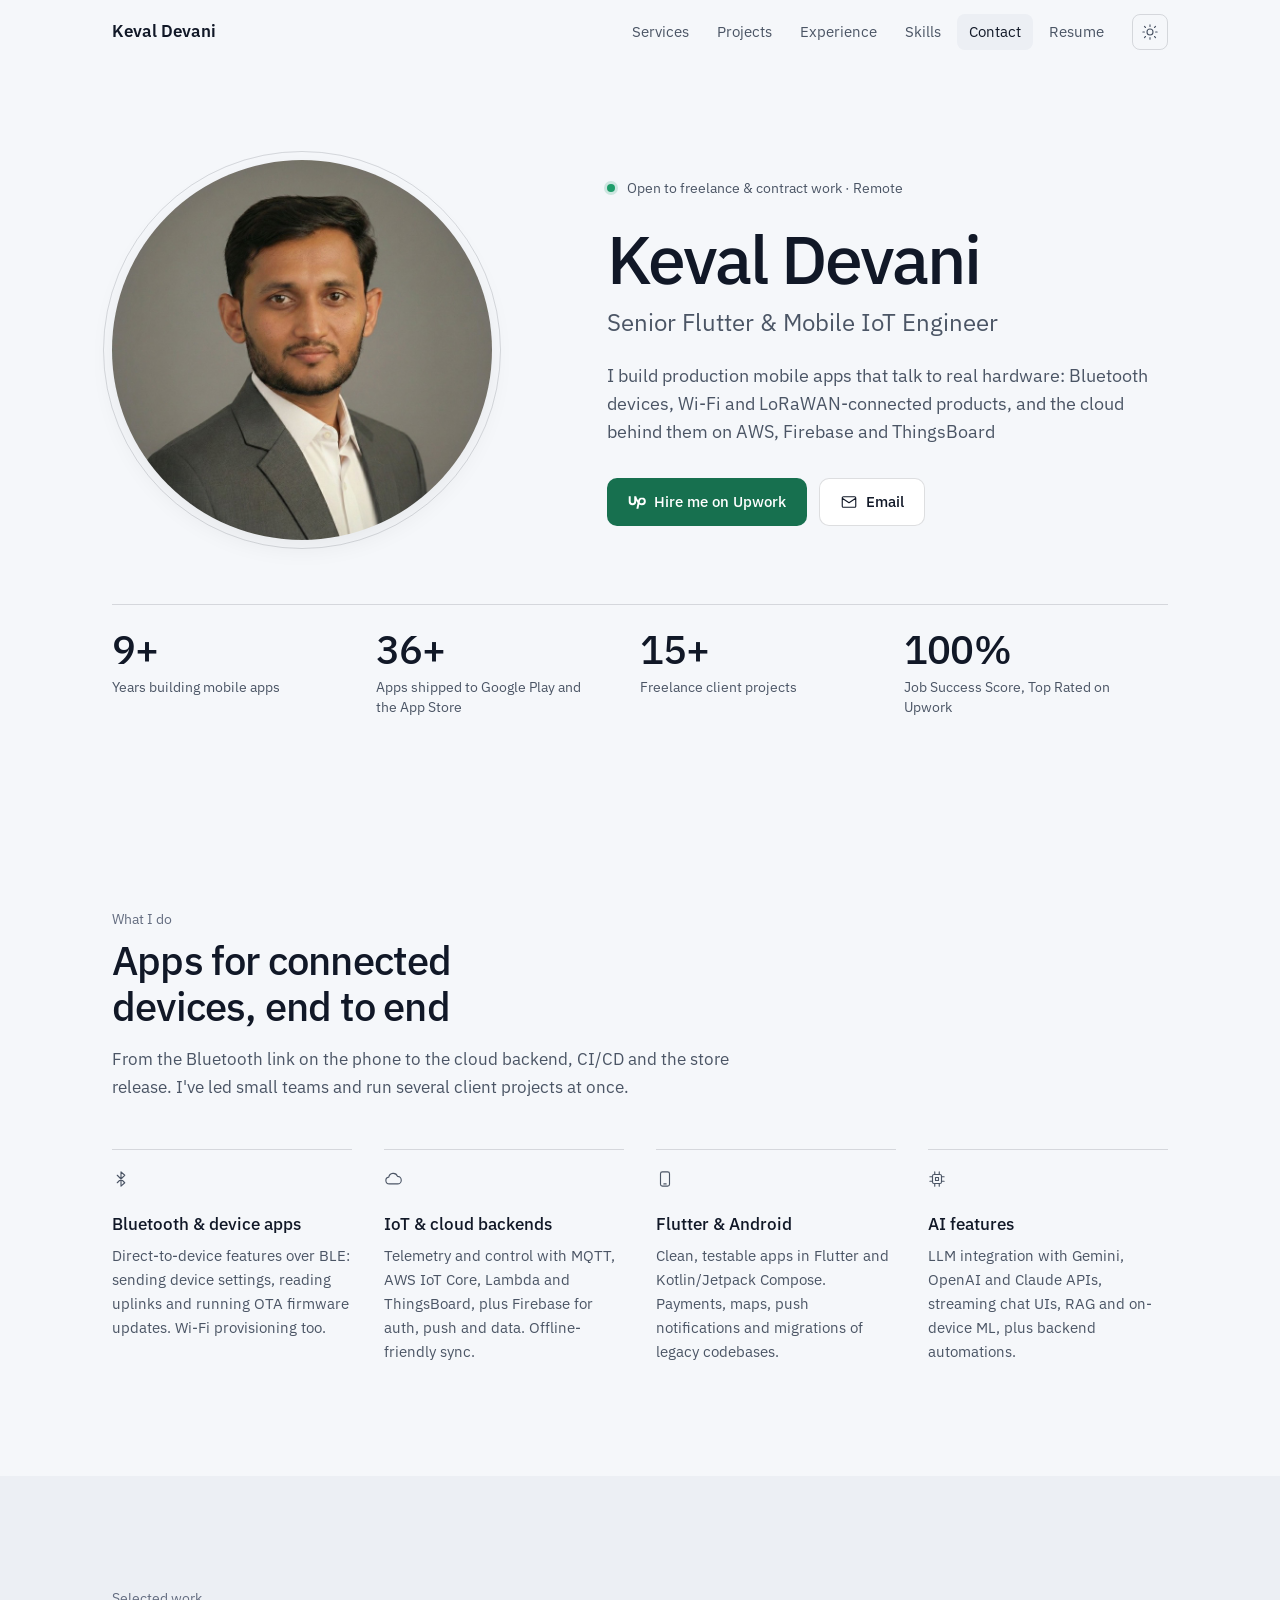
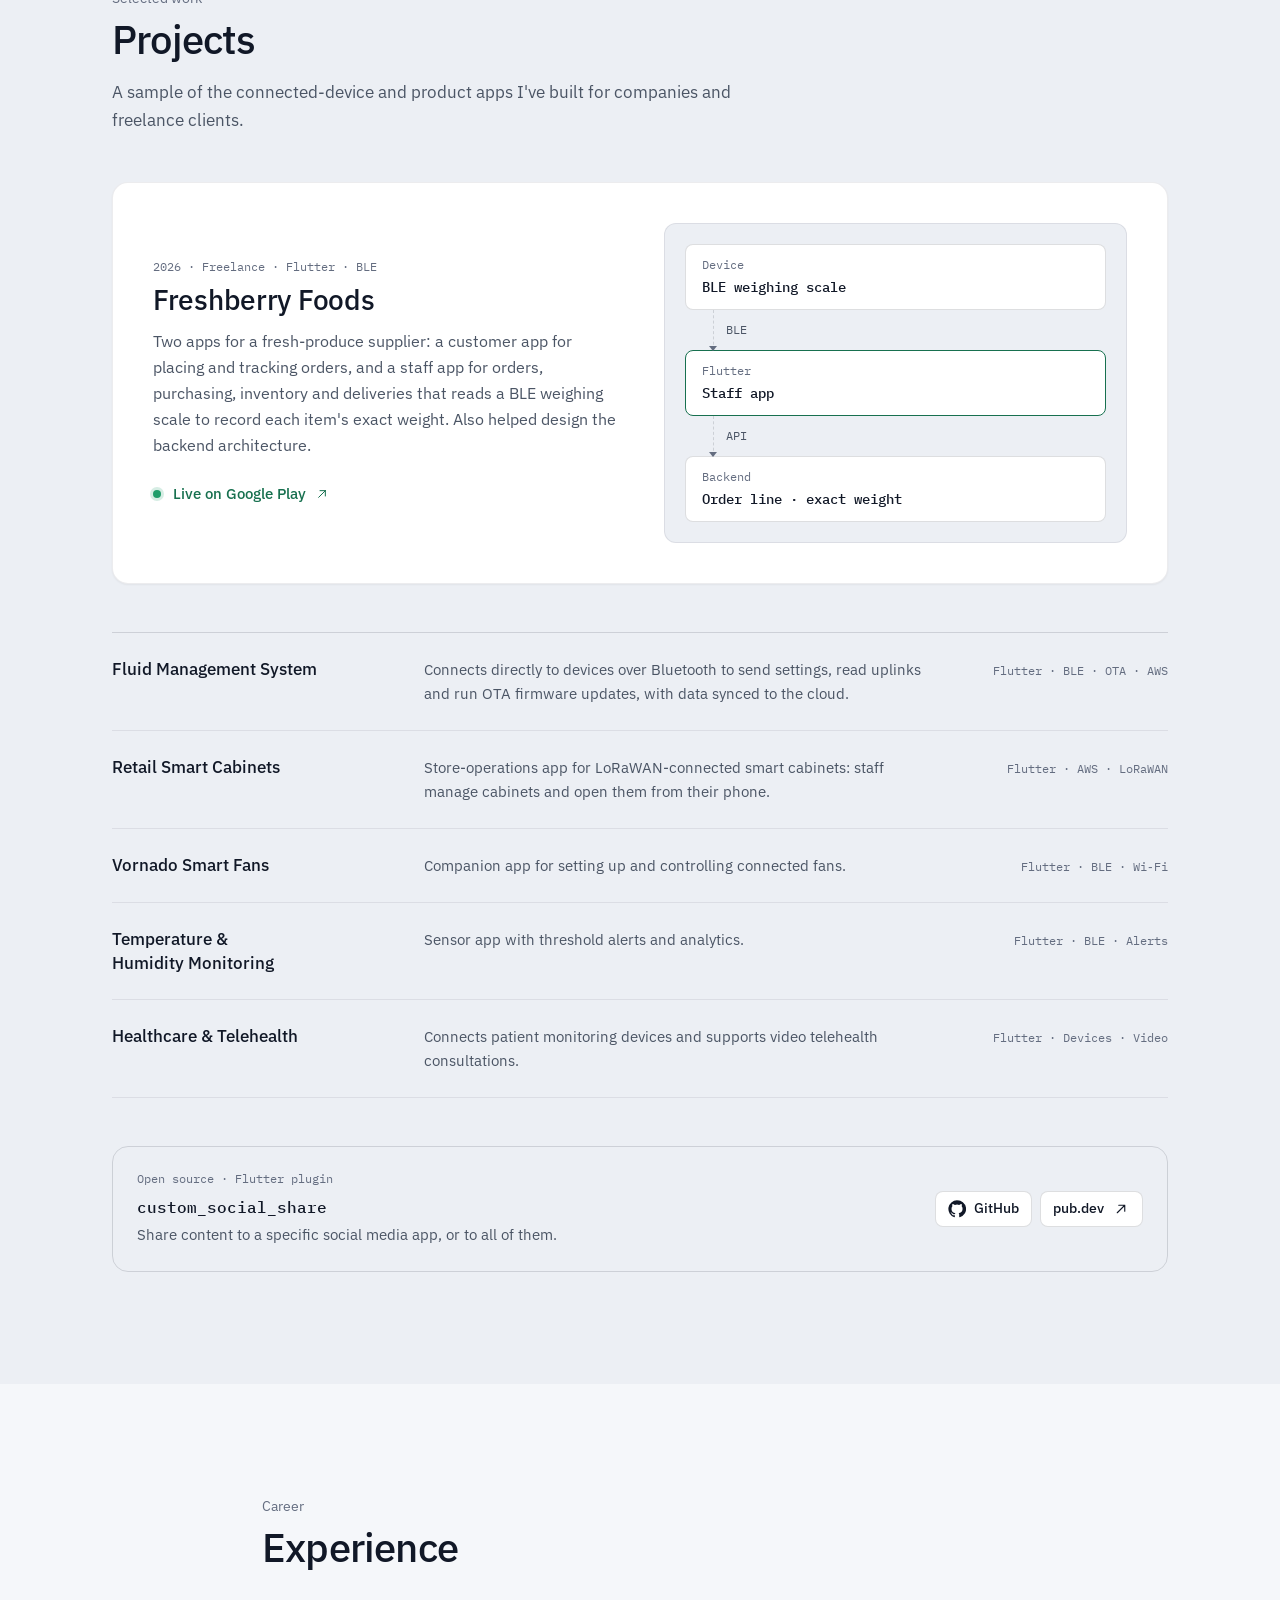
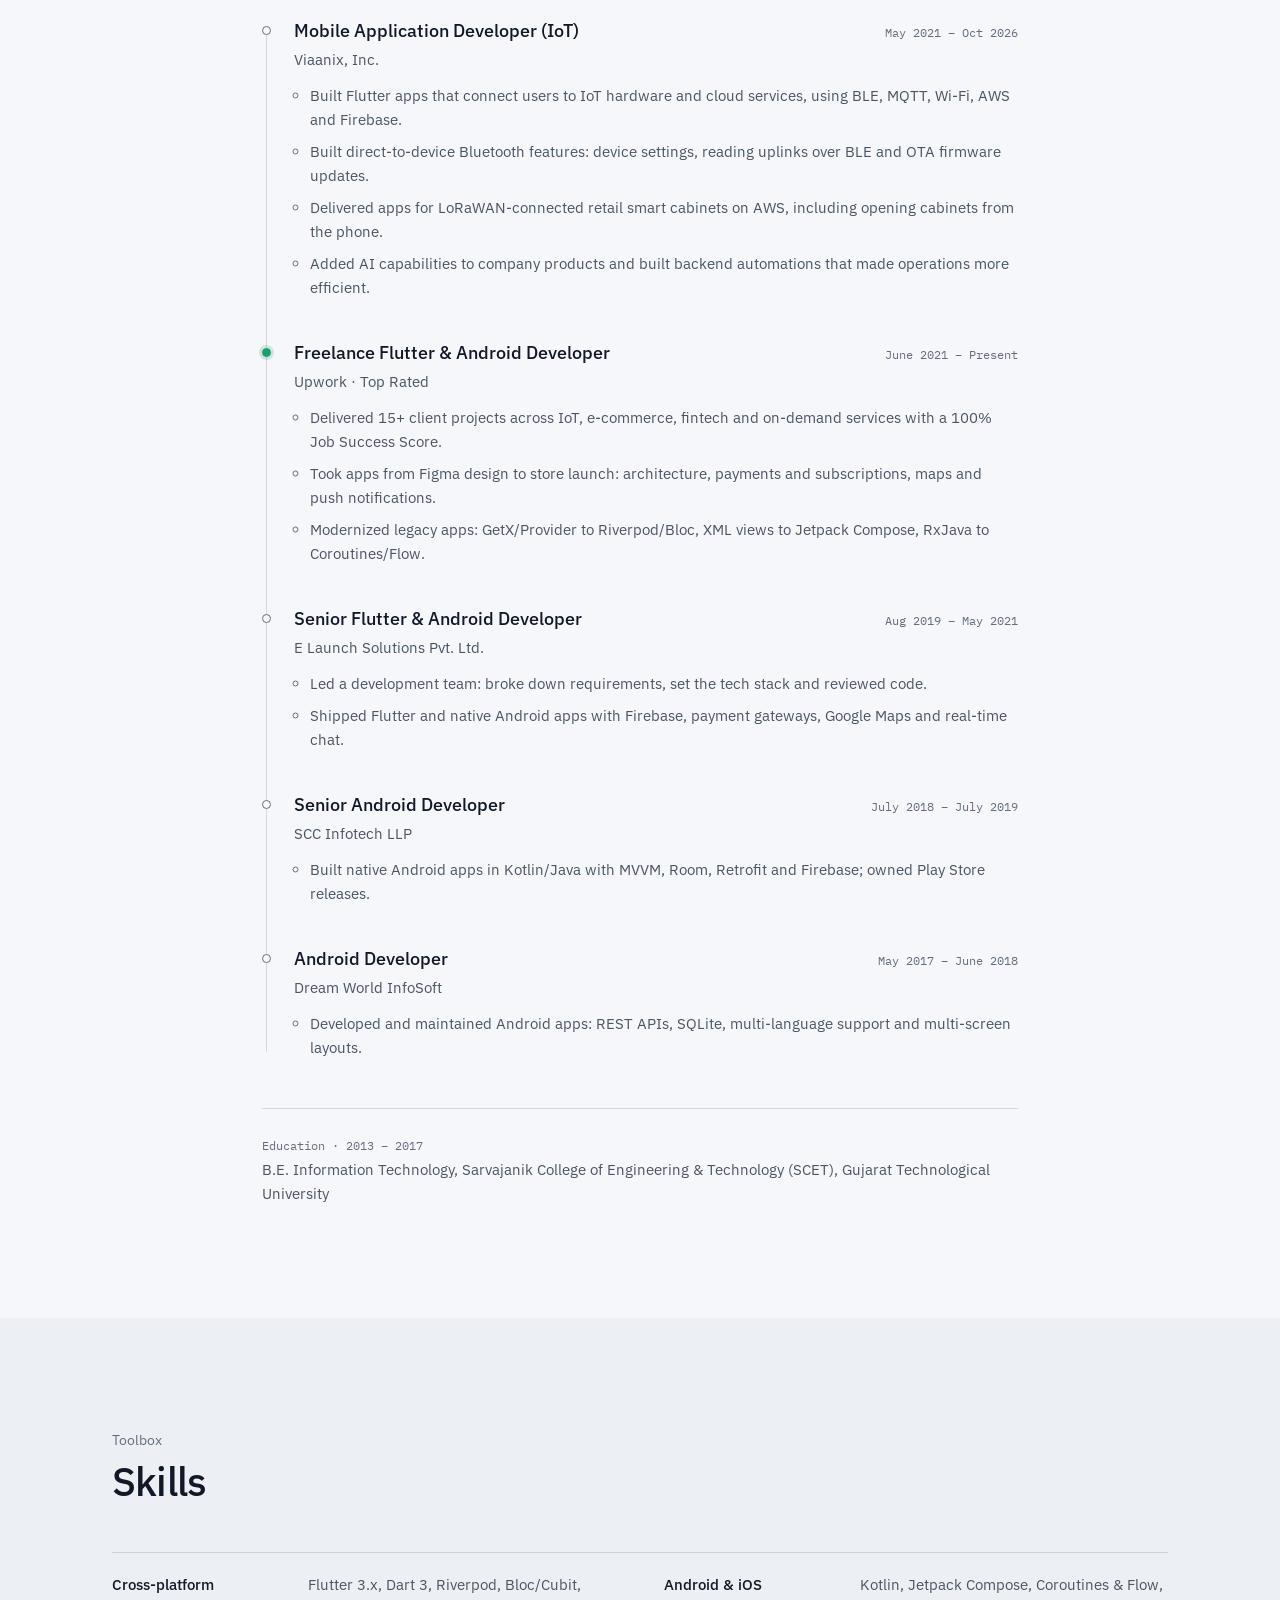
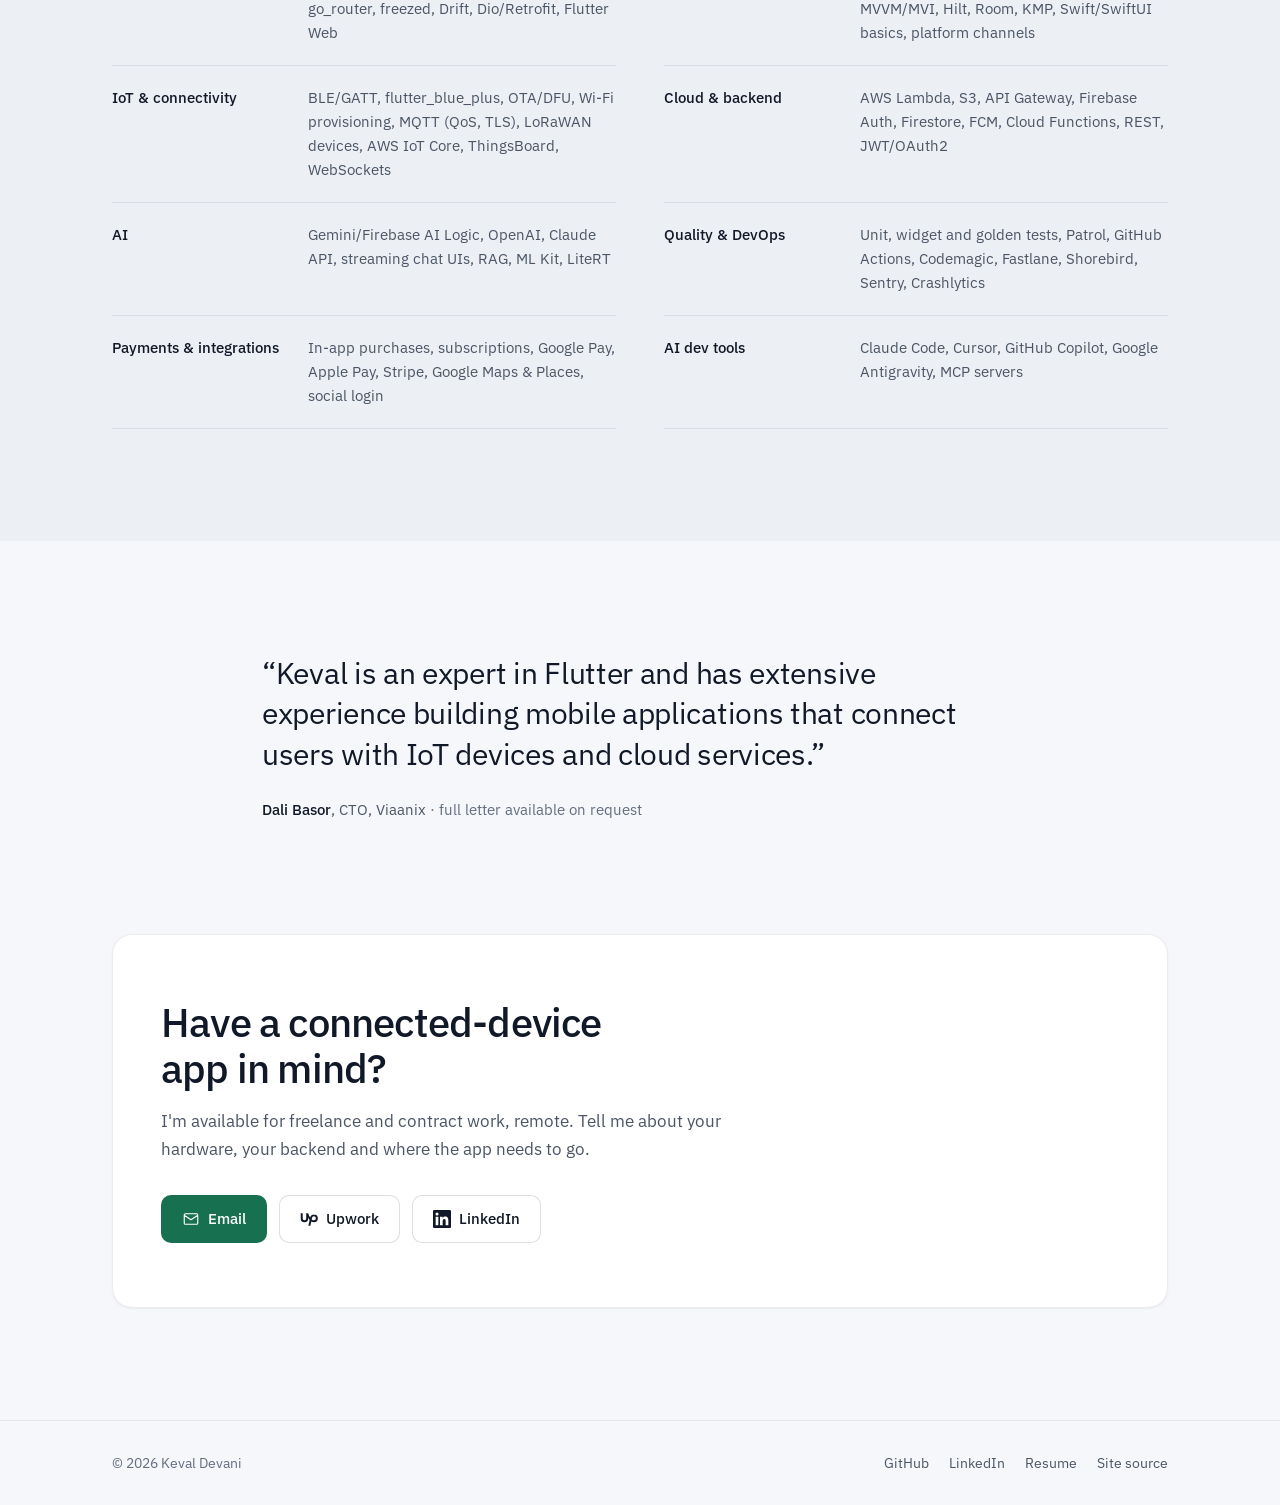
<file: index.html>
<!doctype html>
<html lang="en">
<head>
  <meta charset="utf-8">
  <meta name="viewport" content="width=device-width, initial-scale=1">
  <title>Keval Devani · Senior Flutter & Mobile IoT Engineer</title>
  <meta name="description" content="Keval Devani builds production Flutter and Android apps for connected devices: BLE, Wi-Fi and LoRaWAN hardware, with AWS, Firebase and ThingsBoard backends. 9+ years, 36+ apps shipped. Open to freelance and contract work.">
  <meta name="author" content="Keval Devani">
  <link rel="canonical" href="https://keval-devani.github.io/">
  <meta name="theme-color" content="#f5f7fa" media="(prefers-color-scheme: light)">
  <meta name="theme-color" content="#0b0d14" media="(prefers-color-scheme: dark)">

  <!-- Social previews -->
  <meta property="og:type" content="profile">
  <meta property="og:url" content="https://keval-devani.github.io/">
  <meta property="og:title" content="Keval Devani · Senior Flutter & Mobile IoT Engineer">
  <meta property="og:description" content="Flutter apps for real-world hardware: BLE, OTA updates, MQTT, AWS IoT and ThingsBoard. 9+ years, 36+ apps shipped.">
  <meta property="og:image" content="https://keval-devani.github.io/assets/img/og-image.png">
  <meta property="og:image:width" content="1200">
  <meta property="og:image:height" content="630">
  <meta property="profile:first_name" content="Keval">
  <meta property="profile:last_name" content="Devani">
  <meta name="twitter:card" content="summary_large_image">
  <meta name="twitter:title" content="Keval Devani · Senior Flutter & Mobile IoT Engineer">
  <meta name="twitter:description" content="Flutter apps for real-world hardware: BLE, OTA updates, MQTT, AWS IoT and ThingsBoard.">
  <meta name="twitter:image" content="https://keval-devani.github.io/assets/img/og-image.png">

  <link rel="icon" href="assets/img/favicon.svg" type="image/svg+xml">
  <link rel="apple-touch-icon" href="assets/img/apple-touch-icon.png">

  <link rel="preconnect" href="https://fonts.googleapis.com">
  <link rel="preconnect" href="https://fonts.gstatic.com" crossorigin>
  <link rel="stylesheet" href="https://fonts.googleapis.com/css2?family=IBM+Plex+Mono:wght@400;500&family=IBM+Plex+Sans:wght@400;500;600&display=swap">
  <link rel="stylesheet" href="assets/css/style.css">

  <!-- Apply saved theme before paint to avoid a flash -->
  <script>
    (function () {
      try {
        var t = localStorage.getItem('theme');
        if (t === 'light' || t === 'dark') document.documentElement.setAttribute('data-theme', t);
      } catch (e) {}
    })();
  </script>

  <script type="application/ld+json">
  {
    "@context": "https://schema.org",
    "@type": "Person",
    "name": "Keval Devani",
    "url": "https://keval-devani.github.io/",
    "image": "https://keval-devani.github.io/assets/img/avatar.jpg",
    "jobTitle": "Senior Flutter & Mobile IoT Engineer",
    "email": "mailto:kevaldevani101@gmail.com",
    "address": { "@type": "PostalAddress", "addressCountry": "IN" },
    "alumniOf": {
      "@type": "CollegeOrUniversity",
      "name": "Sarvajanik College of Engineering & Technology (SCET), Gujarat Technological University"
    },
    "knowsAbout": ["Flutter", "Dart", "Android", "Kotlin", "Bluetooth Low Energy", "OTA firmware updates", "MQTT", "AWS IoT Core", "ThingsBoard", "Firebase", "LoRaWAN", "LLM integration"],
    "sameAs": [
      "https://github.com/keval-devani",
      "https://www.linkedin.com/in/keval-devani",
      "https://www.upwork.com/freelancers/~01cc1b3bab838f6fc2"
    ]
  }
  </script>
  <script src="assets/js/main.js" defer></script>
</head>
<body>
  <a class="skip-link" href="#main">Skip to content</a>

  <!-- Icons: one line set, 1.5 stroke; brand marks are filled -->
  <svg width="0" height="0" style="position:absolute" aria-hidden="true">
    <symbol id="i-github" viewBox="0 0 24 24"><path fill="currentColor" d="M12 .5a11.5 11.5 0 0 0-3.64 22.41c.58.1.79-.25.79-.56v-2c-3.2.7-3.88-1.37-3.88-1.37-.52-1.33-1.28-1.69-1.28-1.69-1.05-.71.08-.7.08-.7 1.16.08 1.77 1.19 1.77 1.19 1.03 1.77 2.7 1.26 3.36.96.1-.75.4-1.26.73-1.55-2.55-.29-5.24-1.28-5.24-5.68 0-1.26.45-2.28 1.19-3.09-.12-.29-.52-1.46.11-3.05 0 0 .97-.31 3.17 1.18a11 11 0 0 1 5.78 0c2.2-1.49 3.17-1.18 3.17-1.18.63 1.59.23 2.76.11 3.05.74.81 1.19 1.83 1.19 3.09 0 4.41-2.69 5.38-5.26 5.67.41.36.78 1.06.78 2.14v3.17c0 .31.21.67.8.56A11.5 11.5 0 0 0 12 .5Z"/></symbol>
    <symbol id="i-linkedin" viewBox="0 0 24 24"><path fill="currentColor" d="M20.45 20.45h-3.56v-5.57c0-1.33-.02-3.04-1.85-3.04-1.85 0-2.14 1.45-2.14 2.94v5.67H9.35V9h3.41v1.56h.05c.48-.9 1.64-1.85 3.37-1.85 3.6 0 4.27 2.37 4.27 5.46v6.28ZM5.34 7.43a2.06 2.06 0 1 1 0-4.13 2.06 2.06 0 0 1 0 4.13ZM7.12 20.45H3.56V9h3.56v11.45ZM22.22 0H1.77C.79 0 0 .77 0 1.73v20.54C0 23.23.79 24 1.77 24h20.45c.98 0 1.78-.77 1.78-1.73V1.73C24 .77 23.2 0 22.22 0Z"/></symbol>
    <symbol id="i-upwork" viewBox="0 0 24 24"><path fill="currentColor" d="M18.56 13.68c-1.06 0-2.05-.45-2.95-1.18l.22-1.03.01-.04c.2-1.1.82-2.94 2.72-2.94a2.6 2.6 0 0 1 2.6 2.6 2.6 2.6 0 0 1-2.6 2.59Zm0-7.82c-2.43 0-4.31 1.58-5.08 4.18-1.17-1.76-2.06-3.87-2.58-5.65H8.29v6.82a2.36 2.36 0 0 1-2.35 2.36 2.36 2.36 0 0 1-2.35-2.36V4.39H.98v6.82a4.98 4.98 0 0 0 4.96 5 4.97 4.97 0 0 0 4.96-5v-1.14c.52 1.08 1.15 2.17 1.92 3.13l-1.63 7.66h2.67l1.16-5.56c1.01.65 2.18 1.06 3.53 1.06a5.25 5.25 0 0 0 5.24-5.24 5.25 5.25 0 0 0-5.24-5.26Z"/></symbol>
    <symbol id="i-mail" viewBox="0 0 24 24"><path fill="none" stroke="currentColor" stroke-width="1.5" stroke-linecap="round" stroke-linejoin="round" d="M3 6.5A1.5 1.5 0 0 1 4.5 5h15A1.5 1.5 0 0 1 21 6.5v11a1.5 1.5 0 0 1-1.5 1.5h-15A1.5 1.5 0 0 1 3 17.5v-11Zm0 .5 9 6 9-6"/></symbol>
    <symbol id="i-arrow" viewBox="0 0 24 24"><path fill="none" stroke="currentColor" stroke-width="1.5" stroke-linecap="round" stroke-linejoin="round" d="M7 17 17 7m0 0H9m8 0v8"/></symbol>
    <symbol id="i-sun" viewBox="0 0 24 24"><g fill="none" stroke="currentColor" stroke-width="1.5" stroke-linecap="round"><circle cx="12" cy="12" r="4"/><path d="M12 2.5v2M12 19.5v2M4.6 4.6 6 6M18 18l1.4 1.4M2.5 12h2M19.5 12h2M4.6 19.4 6 18M18 6l1.4-1.4"/></g></symbol>
    <symbol id="i-moon" viewBox="0 0 24 24"><path fill="none" stroke="currentColor" stroke-width="1.5" stroke-linejoin="round" d="M20 14.5A8 8 0 0 1 9.5 4a8 8 0 1 0 10.5 10.5Z"/></symbol>
    <symbol id="i-bluetooth" viewBox="0 0 24 24"><path fill="none" stroke="currentColor" stroke-width="1.5" stroke-linecap="round" stroke-linejoin="round" d="m7 7 10 10-5 4.5V2.5L17 7 7 17"/></symbol>
    <symbol id="i-cloud" viewBox="0 0 24 24"><path fill="none" stroke="currentColor" stroke-width="1.5" stroke-linejoin="round" d="M7 18.5a4.5 4.5 0 0 1-.6-8.96A6 6 0 0 1 18 8.5a4.5 4.5 0 0 1 0 10H7Z"/></symbol>
    <symbol id="i-phone" viewBox="0 0 24 24"><g fill="none" stroke="currentColor" stroke-width="1.5" stroke-linecap="round"><rect x="6" y="2.5" width="12" height="19" rx="2.5"/><path d="M10.5 18.5h3"/></g></symbol>
    <symbol id="i-cpu" viewBox="0 0 24 24"><g fill="none" stroke="currentColor" stroke-width="1.5" stroke-linecap="round" stroke-linejoin="round"><rect x="6" y="6" width="12" height="12" rx="2"/><path d="M10 10h4v4h-4zM9 2.5V6M15 2.5V6M9 18v3.5M15 18v3.5M2.5 9H6M2.5 15H6M18 9h3.5M18 15h3.5"/></g></symbol>
  </svg>

  <header class="site-header">
    <div class="container header-inner">
      <a class="brand" href="#top">Keval Devani</a>
      <nav class="nav" id="site-nav" aria-label="Main">
        <a href="#services">Services</a>
        <a href="#projects">Projects</a>
        <a href="#experience">Experience</a>
        <a href="#skills">Skills</a>
        <a href="#contact">Contact</a>
        <a href="resume.html">Resume</a>
      </nav>
      <div class="header-actions">
        <button class="icon-btn theme-toggle" type="button" aria-label="Switch color theme">
          <svg class="icon icon-sun"><use href="#i-sun"/></svg>
          <svg class="icon icon-moon"><use href="#i-moon"/></svg>
        </button>
        <button class="icon-btn menu-toggle" type="button" aria-label="Open menu" aria-expanded="false" aria-controls="site-nav">
          <span class="bars" aria-hidden="true"></span>
        </button>
      </div>
    </div>
  </header>

  <main id="main">
    <!-- Hero -->
    <section class="hero" id="top">
      <div class="container hero-grid">
        <div class="hero-copy">
          <p class="status"><span class="led" aria-hidden="true"></span>Open to freelance &amp; contract work · Remote</p>
          <h1>Keval Devani</h1>
          <p class="role">Senior Flutter &amp; Mobile IoT Engineer</p>
          <p class="lead">I build production mobile apps that talk to real hardware: Bluetooth devices, Wi‑Fi and LoRaWAN‑connected products, and the cloud behind them on AWS, Firebase and ThingsBoard</p>
          <div class="cta-row">
            <a class="btn btn-primary" href="https://www.upwork.com/freelancers/~01cc1b3bab838f6fc2" target="_blank" rel="noopener">
              <svg class="icon"><use href="#i-upwork"/></svg>Hire me on Upwork
            </a>
            <a class="btn btn-secondary" href="mailto:kevaldevani101@gmail.com">
              <svg class="icon"><use href="#i-mail"/></svg>Email
            </a>
          </div>
        </div>
        <div class="hero-visual">
          <img class="portrait" src="assets/img/avatar.jpg" width="800" height="800" alt="Portrait of Keval Devani" fetchpriority="high">
        </div>
      </div>

      <div class="container">
        <dl class="stats">
          <div class="stat"><dt>Years building mobile apps</dt><dd>9+</dd></div>
          <div class="stat"><dt>Apps shipped to Google Play and the App Store</dt><dd>36+</dd></div>
          <div class="stat"><dt>Freelance client projects</dt><dd>15+</dd></div>
          <div class="stat"><dt>Job Success Score, Top Rated on Upwork</dt><dd>100%</dd></div>
        </dl>
      </div>
    </section>

    <!-- Services -->
    <section class="section" id="services">
      <div class="container">
        <header class="section-head">
          <p class="label">What I do</p>
          <h2>Apps for connected devices, end to end</h2>
          <p class="section-lead">From the Bluetooth link on the phone to the cloud backend, CI/CD and the store release. I've led small teams and run several client projects at once.</p>
        </header>
        <div class="services">
          <article class="service">
            <svg class="icon"><use href="#i-bluetooth"/></svg>
            <h3>Bluetooth &amp; device apps</h3>
            <p>Direct-to-device features over BLE: sending device settings, reading uplinks and running OTA firmware updates. Wi‑Fi provisioning too.</p>
          </article>
          <article class="service">
            <svg class="icon"><use href="#i-cloud"/></svg>
            <h3>IoT &amp; cloud backends</h3>
            <p>Telemetry and control with MQTT, AWS IoT Core, Lambda and ThingsBoard, plus Firebase for auth, push and data. Offline-friendly sync.</p>
          </article>
          <article class="service">
            <svg class="icon"><use href="#i-phone"/></svg>
            <h3>Flutter &amp; Android</h3>
            <p>Clean, testable apps in Flutter and Kotlin/Jetpack Compose. Payments, maps, push notifications and migrations of legacy codebases.</p>
          </article>
          <article class="service">
            <svg class="icon"><use href="#i-cpu"/></svg>
            <h3>AI features</h3>
            <p>LLM integration with Gemini, OpenAI and Claude APIs, streaming chat UIs, RAG and on-device ML, plus backend automations.</p>
          </article>
        </div>
      </div>
    </section>

    <!-- Projects -->
    <section class="section alt" id="projects">
      <div class="container">
        <header class="section-head">
          <p class="label">Selected work</p>
          <h2>Projects</h2>
          <p class="section-lead">A sample of the connected-device and product apps I've built for companies and freelance clients.</p>
        </header>

        <article class="featured">
          <div class="featured-copy">
            <p class="meta">2026 · Freelance · Flutter · BLE</p>
            <h3>Freshberry Foods</h3>
            <p>Two apps for a fresh-produce supplier: a customer app for placing and tracking orders, and a staff app for orders, purchasing, inventory and deliveries that reads a BLE weighing scale to record each item's exact weight. Also helped design the backend architecture.</p>
            <a class="live-link" href="https://play.google.com/store/apps/details?id=com.freshberryfoods" target="_blank" rel="noopener"><span class="led" aria-hidden="true"></span>Live on Google Play<svg class="icon"><use href="#i-arrow"/></svg></a>
          </div>
          <figure class="flow" aria-label="How the staff app records weight: a BLE weighing scale sends the reading to the Flutter staff app, which saves the exact weight on the order line">
            <div class="flow-node">
              <span class="flow-kind">Device</span>
              <span class="flow-name">BLE weighing scale</span>
            </div>
            <div class="flow-link"><span>BLE</span></div>
            <div class="flow-node is-app">
              <span class="flow-kind">Flutter</span>
              <span class="flow-name">Staff app</span>
            </div>
            <div class="flow-link"><span>API</span></div>
            <div class="flow-node">
              <span class="flow-kind">Backend</span>
              <span class="flow-name">Order line · exact weight</span>
            </div>
          </figure>
        </article>

        <ul class="project-list">
          <li class="project">
            <h3>Fluid Management System</h3>
            <p>Connects directly to devices over Bluetooth to send settings, read uplinks and run OTA firmware updates, with data synced to the cloud.</p>
            <p class="meta">Flutter · BLE · OTA · AWS</p>
          </li>
          <li class="project">
            <h3>Retail Smart Cabinets</h3>
            <p>Store-operations app for LoRaWAN-connected smart cabinets: staff manage cabinets and open them from their phone.</p>
            <p class="meta">Flutter · AWS · LoRaWAN</p>
          </li>
          <li class="project">
            <h3>Vornado Smart Fans</h3>
            <p>Companion app for setting up and controlling connected fans.</p>
            <p class="meta">Flutter · BLE · Wi‑Fi</p>
          </li>
          <li class="project">
            <h3>Temperature &amp; Humidity Monitoring</h3>
            <p>Sensor app with threshold alerts and analytics.</p>
            <p class="meta">Flutter · BLE · Alerts</p>
          </li>
          <li class="project">
            <h3>Healthcare &amp; Telehealth</h3>
            <p>Connects patient monitoring devices and supports video telehealth consultations.</p>
            <p class="meta">Flutter · Devices · Video</p>
          </li>
        </ul>

        <div class="oss">
          <div>
            <p class="meta">Open source · Flutter plugin</p>
            <h3><code>custom_social_share</code></h3>
            <p>Share content to a specific social media app, or to all of them.</p>
          </div>
          <div class="oss-links">
            <a class="btn btn-secondary btn-sm" href="https://github.com/keval-devani/custom_social_share" target="_blank" rel="noopener"><svg class="icon"><use href="#i-github"/></svg>GitHub</a>
            <a class="btn btn-secondary btn-sm" href="https://pub.dev/packages/custom_social_share" target="_blank" rel="noopener">pub.dev<svg class="icon"><use href="#i-arrow"/></svg></a>
          </div>
        </div>
      </div>
    </section>

    <!-- Experience -->
    <section class="section" id="experience">
      <div class="container narrow">
        <header class="section-head">
          <p class="label">Career</p>
          <h2>Experience</h2>
        </header>
        <ol class="timeline">
          <li>
            <div class="tl-head">
              <h3>Mobile Application Developer (IoT)</h3>
              <span class="tl-date">May 2021 – Oct 2026</span>
            </div>
            <p class="tl-org">Viaanix, Inc.</p>
            <ul>
              <li>Built Flutter apps that connect users to IoT hardware and cloud services, using BLE, MQTT, Wi‑Fi, AWS and Firebase.</li>
              <li>Built direct-to-device Bluetooth features: device settings, reading uplinks over BLE and OTA firmware updates.</li>
              <li>Delivered apps for LoRaWAN-connected retail smart cabinets on AWS, including opening cabinets from the phone.</li>
              <li>Added AI capabilities to company products and built backend automations that made operations more efficient.</li>
            </ul>
          </li>
          <li class="is-current">
            <div class="tl-head">
              <h3>Freelance Flutter &amp; Android Developer</h3>
              <span class="tl-date">June 2021 – Present</span>
            </div>
            <p class="tl-org">Upwork · Top Rated</p>
            <ul>
              <li>Delivered 15+ client projects across IoT, e-commerce, fintech and on-demand services with a 100% Job Success Score.</li>
              <li>Took apps from Figma design to store launch: architecture, payments and subscriptions, maps and push notifications.</li>
              <li>Modernized legacy apps: GetX/Provider to Riverpod/Bloc, XML views to Jetpack Compose, RxJava to Coroutines/Flow.</li>
            </ul>
          </li>
          <li>
            <div class="tl-head">
              <h3>Senior Flutter &amp; Android Developer</h3>
              <span class="tl-date">Aug 2019 – May 2021</span>
            </div>
            <p class="tl-org">E Launch Solutions Pvt. Ltd.</p>
            <ul>
              <li>Led a development team: broke down requirements, set the tech stack and reviewed code.</li>
              <li>Shipped Flutter and native Android apps with Firebase, payment gateways, Google Maps and real-time chat.</li>
            </ul>
          </li>
          <li>
            <div class="tl-head">
              <h3>Senior Android Developer</h3>
              <span class="tl-date">July 2018 – July 2019</span>
            </div>
            <p class="tl-org">SCC Infotech LLP</p>
            <ul>
              <li>Built native Android apps in Kotlin/Java with MVVM, Room, Retrofit and Firebase; owned Play Store releases.</li>
            </ul>
          </li>
          <li>
            <div class="tl-head">
              <h3>Android Developer</h3>
              <span class="tl-date">May 2017 – June 2018</span>
            </div>
            <p class="tl-org">Dream World InfoSoft</p>
            <ul>
              <li>Developed and maintained Android apps: REST APIs, SQLite, multi-language support and multi-screen layouts.</li>
            </ul>
          </li>
        </ol>
        <p class="education"><span class="meta">Education · 2013 – 2017</span><br>B.E. Information Technology, Sarvajanik College of Engineering &amp; Technology (SCET), Gujarat Technological University</p>
      </div>
    </section>

    <!-- Skills -->
    <section class="section alt" id="skills">
      <div class="container">
        <header class="section-head">
          <p class="label">Toolbox</p>
          <h2>Skills</h2>
        </header>
        <dl class="skills">
          <div><dt>Cross-platform</dt><dd>Flutter 3.x, Dart 3, Riverpod, Bloc/Cubit, go_router, freezed, Drift, Dio/Retrofit, Flutter Web</dd></div>
          <div><dt>Android &amp; iOS</dt><dd>Kotlin, Jetpack Compose, Coroutines &amp; Flow, MVVM/MVI, Hilt, Room, KMP, Swift/SwiftUI basics, platform channels</dd></div>
          <div><dt>IoT &amp; connectivity</dt><dd>BLE/GATT, flutter_blue_plus, OTA/DFU, Wi‑Fi provisioning, MQTT (QoS, TLS), LoRaWAN devices, AWS IoT Core, ThingsBoard, WebSockets</dd></div>
          <div><dt>Cloud &amp; backend</dt><dd>AWS Lambda, S3, API Gateway, Firebase Auth, Firestore, FCM, Cloud Functions, REST, JWT/OAuth2</dd></div>
          <div><dt>AI</dt><dd>Gemini/Firebase AI Logic, OpenAI, Claude API, streaming chat UIs, RAG, ML Kit, LiteRT</dd></div>
          <div><dt>Quality &amp; DevOps</dt><dd>Unit, widget and golden tests, Patrol, GitHub Actions, Codemagic, Fastlane, Shorebird, Sentry, Crashlytics</dd></div>
          <div><dt>Payments &amp; integrations</dt><dd>In-app purchases, subscriptions, Google Pay, Apple Pay, Stripe, Google Maps &amp; Places, social login</dd></div>
          <div><dt>AI dev tools</dt><dd>Claude Code, Cursor, GitHub Copilot, Google Antigravity, MCP servers</dd></div>
        </dl>
      </div>
    </section>

    <!-- Recommendation -->
    <section class="section" id="recommendation">
      <div class="container narrow">
        <figure class="quote">
          <blockquote>
            <p>“Keval is an expert in Flutter and has extensive experience building mobile applications that connect users with IoT devices and cloud services.”</p>
          </blockquote>
          <figcaption><strong>Dali Basor</strong>, CTO, Viaanix <span class="muted">· full letter available on request</span></figcaption>
        </figure>
      </div>
    </section>

    <!-- Contact -->
    <section class="section contact" id="contact">
      <div class="container">
        <div class="contact-card">
          <h2>Have a connected&#8209;device app in mind?</h2>
          <p>I'm available for freelance and contract work, remote. Tell me about your hardware, your backend and where the app needs to go.</p>
          <div class="cta-row">
            <a class="btn btn-primary" href="mailto:kevaldevani101@gmail.com"><svg class="icon"><use href="#i-mail"/></svg>Email</a>
            <a class="btn btn-secondary" href="https://www.upwork.com/freelancers/~01cc1b3bab838f6fc2" target="_blank" rel="noopener"><svg class="icon"><use href="#i-upwork"/></svg>Upwork</a>
            <a class="btn btn-secondary" href="https://www.linkedin.com/in/keval-devani" target="_blank" rel="noopener"><svg class="icon"><use href="#i-linkedin"/></svg>LinkedIn</a>
          </div>
        </div>
      </div>
    </section>
  </main>

  <footer class="site-footer">
    <div class="container footer-inner">
      <p>© <span id="year">2026</span> Keval Devani</p>
      <p class="footer-links">
        <a href="https://github.com/keval-devani" target="_blank" rel="noopener">GitHub</a>
        <a href="https://www.linkedin.com/in/keval-devani" target="_blank" rel="noopener">LinkedIn</a>
        <a href="resume.html">Resume</a>
        <a href="https://github.com/keval-devani/keval-devani.github.io" target="_blank" rel="noopener">Site source</a>
      </p>
    </div>
  </footer>
</body>
</html>
</file>
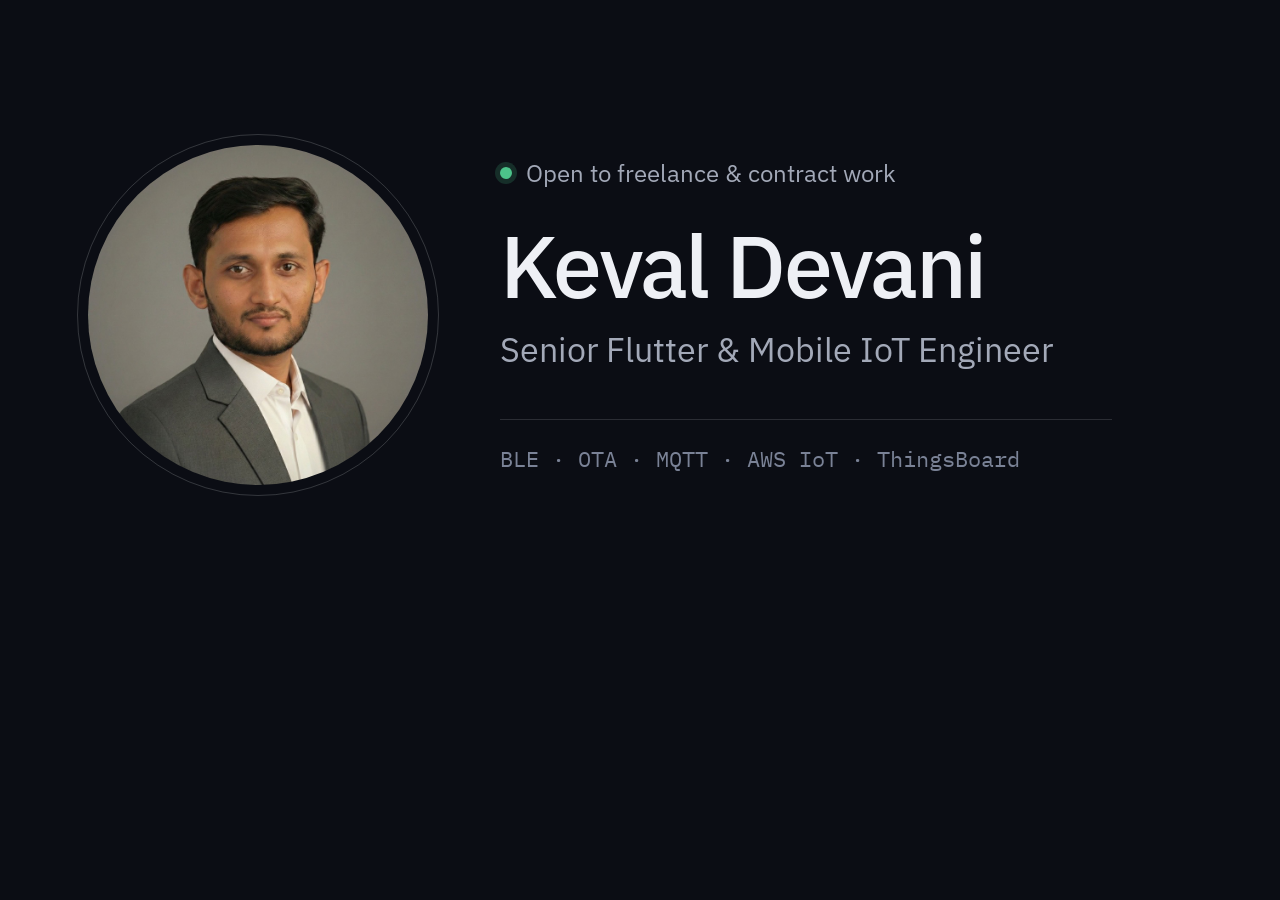
<file: og.html>
<!doctype html>
<html lang="en">
<head>
  <meta charset="utf-8">
  <meta name="robots" content="noindex">
  <title>OG image source</title>
  <link rel="stylesheet" href="https://fonts.googleapis.com/css2?family=IBM+Plex+Mono:wght@400&family=IBM+Plex+Sans:wght@400;500&display=swap">
  <style>
    html, body { margin: 0; width: 1200px; height: 630px; overflow: hidden; }
    body {
      font-family: "IBM Plex Sans", system-ui, sans-serif; color: #eef0f5; background: #0b0d14;
      display: flex; align-items: center; padding: 0 88px; box-sizing: border-box; gap: 72px;
    }
    .copy { flex: 1; }
    .status { display: flex; align-items: center; gap: 14px; font-size: 24px; color: #a3a9b8; }
    .led { width: 12px; height: 12px; border-radius: 50%; background: #4cc38a; box-shadow: 0 0 0 5px rgba(76,195,138,.18); }
    h1 { font-size: 88px; line-height: 1; margin: 32px 0 0; font-weight: 500; letter-spacing: -.03em; }
    .role { font-size: 34px; color: #a3a9b8; margin-top: 18px; }
    .meta { margin-top: 48px; padding-top: 24px; border-top: 1px solid rgba(238,240,245,.14); font-family: "IBM Plex Mono", monospace; font-size: 22px; color: #7a8296; }
    img { width: 340px; height: 340px; flex-shrink: 0; object-fit: cover; border-radius: 50%; outline: 1px solid rgba(238,240,245,.18); outline-offset: 10px; }
  </style>
</head>
<body>
  <img src="assets/img/avatar.jpg" alt="">
  <div class="copy">
    <div class="status"><span class="led"></span>Open to freelance &amp; contract work</div>
    <h1>Keval Devani</h1>
    <div class="role">Senior Flutter &amp; Mobile IoT Engineer</div>
    <div class="meta">BLE · OTA · MQTT · AWS IoT · ThingsBoard</div>
  </div>
</body>
</html>
</file>
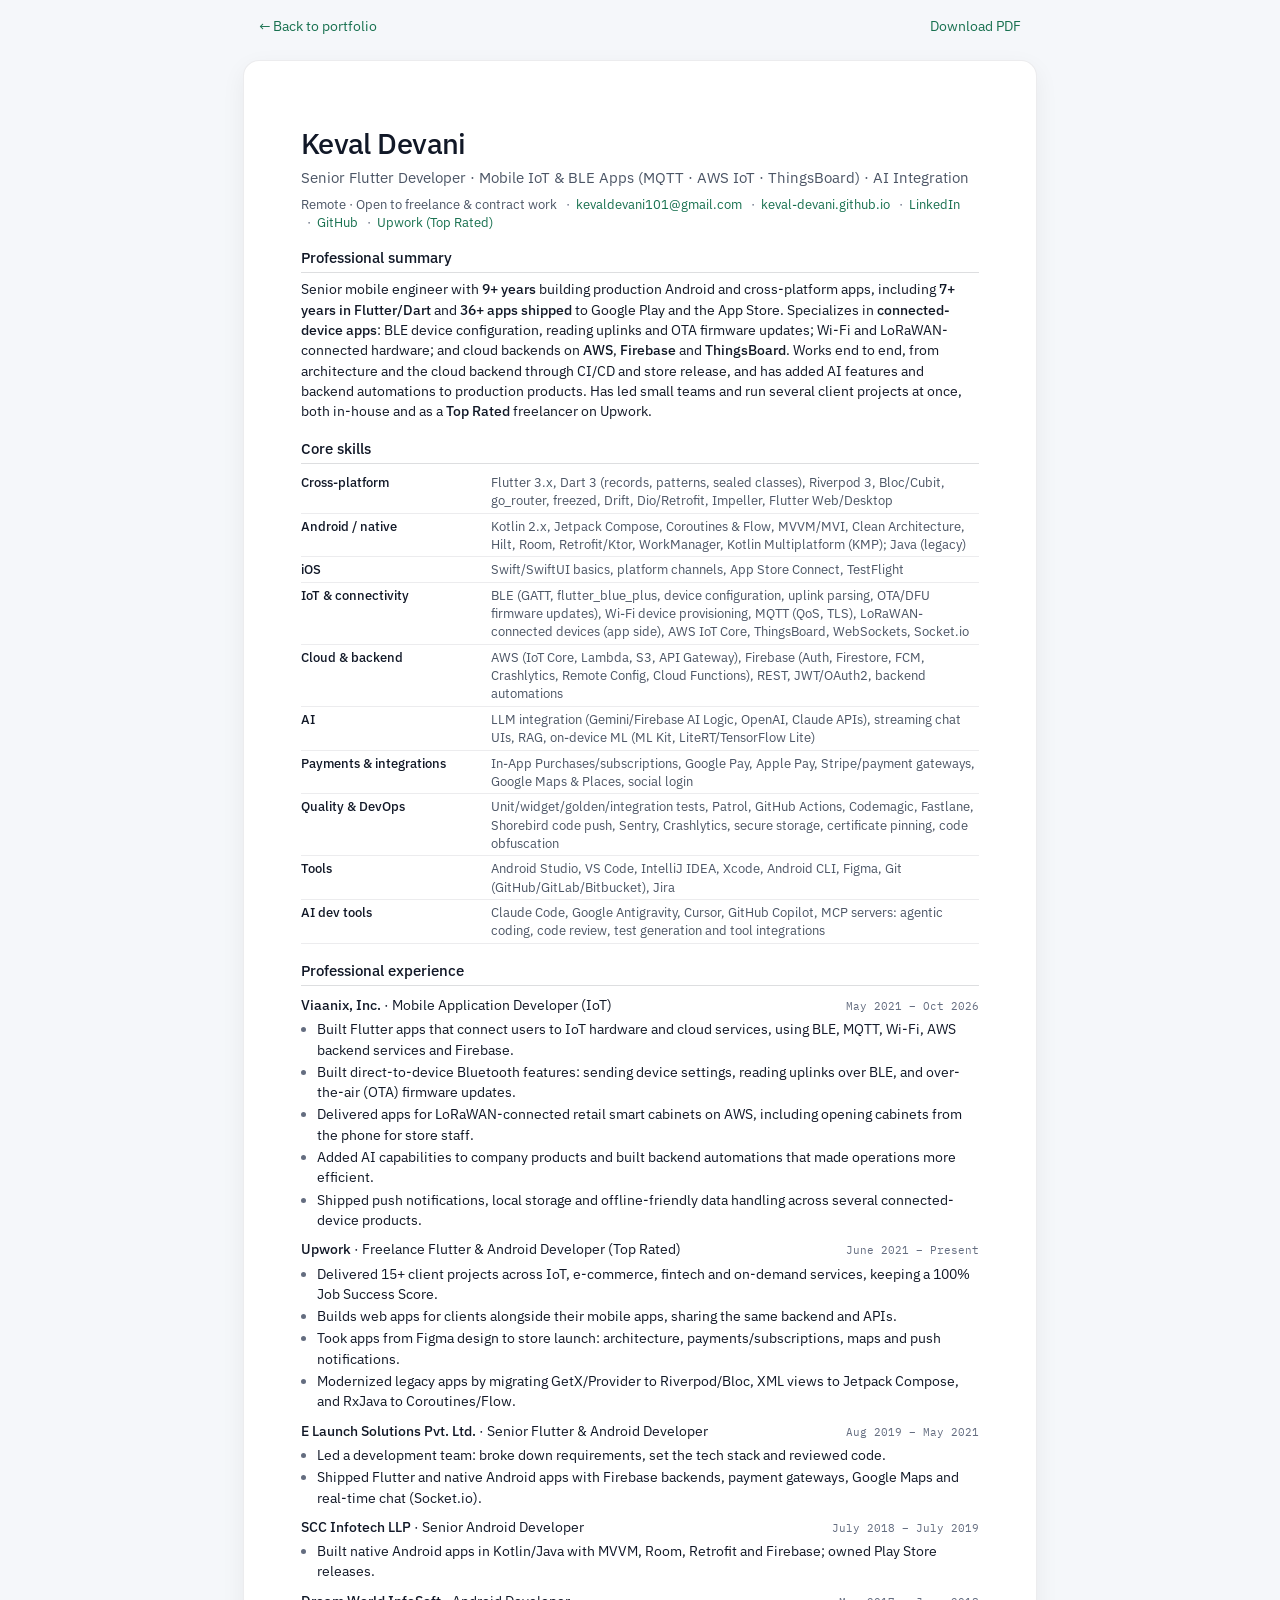
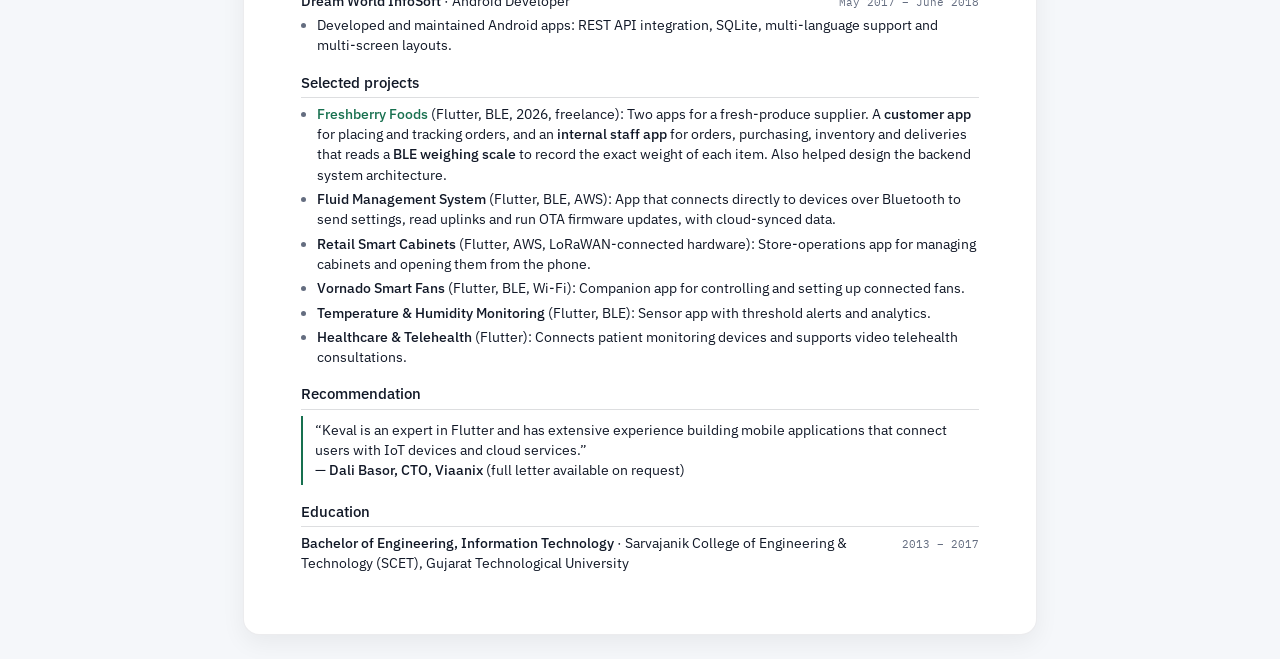
<file: resume.html>
<!doctype html>
<html lang="en">
<head>
  <meta charset="utf-8">
  <meta name="viewport" content="width=device-width, initial-scale=1">
  <title>Resume · Keval Devani</title>
  <meta name="description" content="Resume of Keval Devani, Senior Flutter Developer focused on mobile IoT and BLE apps.">
  <link rel="canonical" href="https://keval-devani.github.io/resume.html">
  <link rel="icon" href="assets/img/favicon.svg" type="image/svg+xml">
  <link rel="preconnect" href="https://fonts.googleapis.com">
  <link rel="preconnect" href="https://fonts.gstatic.com" crossorigin>
  <link rel="stylesheet" href="https://fonts.googleapis.com/css2?family=IBM+Plex+Mono:wght@400&family=IBM+Plex+Sans:wght@400;500&display=swap">
  <style>
    /* Same direction as the portfolio: ink neutrals, circuit-board green, Plex */
    :root { --ink: #111827; --ink-2: #4b5565; --muted: #646d80; --line: rgba(17,24,39,.14); --hairline: rgba(17,24,39,.08); --accent: #17704f; --bg: #f5f7fa; }
    * { box-sizing: border-box; }
    body { margin: 0; background: var(--bg); color: var(--ink); font: 10.5pt/1.45 "IBM Plex Sans", system-ui, -apple-system, "Segoe UI", sans-serif; -webkit-font-smoothing: antialiased; }
    a { color: var(--accent); text-decoration: none; }
    strong { font-weight: 500; }
    .page { max-width: 210mm; margin: 24px auto; background: #fff; padding: 16mm 15mm; border: 1px solid var(--hairline); border-radius: 16px; box-shadow: 0 8px 24px rgba(0,0,0,.06); }
    .bar { max-width: 210mm; margin: 16px auto 0; padding: 0 16px; display: flex; justify-content: space-between; gap: 12px; font-size: 14px; }
    h1 { font-size: 22pt; font-weight: 500; margin: 0; letter-spacing: -.02em; }
    .headline { margin-top: 2px; color: var(--ink-2); font-size: 11.5pt; }
    .contact { margin-top: 6px; color: var(--ink-2); font-size: 9.5pt; }
    .contact span + span::before { content: "·"; margin: 0 6px; color: var(--muted); }
    h2 { font-size: 11pt; font-weight: 500; color: var(--ink); margin: 16px 0 6px; padding-bottom: 4px; border-bottom: 1px solid var(--line); }
    p { margin: 0; }
    ul { margin: 4px 0 0; padding-left: 16px; }
    li { margin-top: 2px; }
    li::marker { color: var(--muted); }
    .job { margin-top: 9px; break-inside: avoid; }
    .job-head { display: flex; justify-content: space-between; gap: 12px; align-items: baseline; }
    .job-head strong { font-size: 10.5pt; }
    .date { font-family: "IBM Plex Mono", ui-monospace, Menlo, monospace; color: var(--muted); font-size: 8.5pt; white-space: nowrap; font-variant-numeric: tabular-nums; }
    table { width: 100%; border-collapse: collapse; font-size: 9.5pt; }
    td { padding: 3px 0; vertical-align: top; border-bottom: 1px solid var(--hairline); color: var(--ink-2); }
    td:first-child { width: 28%; font-weight: 500; color: var(--ink); padding-right: 10px; }
    blockquote { margin: 0; padding: 4px 12px; border-left: 2px solid var(--accent); color: var(--ink); }
    .projects li { margin-top: 4px; }
    @media (max-width: 700px) {
      .page { margin: 12px; padding: 20px 16px; }
      .job-head { flex-direction: column; gap: 0; }
      td:first-child { width: 36%; }
    }
    @page { size: A4; margin: 12mm 13mm; }
    @media print {
      body { background: #fff; font-size: 9pt; line-height: 1.38; }
      .bar { display: none; }
      .page { margin: 0; padding: 0; box-shadow: none; border: 0; border-radius: 0; max-width: none; }
      h1 { font-size: 20pt; }
      .headline { font-size: 10.5pt; }
      .contact { font-size: 8.8pt; }
      h2 { break-after: avoid; page-break-after: avoid; margin: 12px 0 5px; font-size: 10pt; }
      table { font-size: 8.8pt; }
      td { padding: 2px 0; }
      li { margin-top: 1px; }
      .job { margin-top: 7px; }
      .date { font-size: 8pt; }
    }
  </style>
</head>
<body>
  <div class="bar"><a href="./">← Back to portfolio</a><a href="assets/Keval-Devani-Resume.pdf" download>Download PDF</a></div>
  <main class="page">
    <h1>Keval Devani</h1>
    <p class="headline">Senior Flutter Developer · Mobile IoT &amp; BLE Apps (MQTT · AWS IoT · ThingsBoard) · AI Integration</p>
    <p class="contact">
      <span>Remote · Open to freelance &amp; contract work</span>
      <span><a href="mailto:kevaldevani101@gmail.com">kevaldevani101@gmail.com</a></span>
      <span><a href="https://keval-devani.github.io">keval-devani.github.io</a></span>
      <span><a href="https://www.linkedin.com/in/keval-devani">LinkedIn</a></span>
      <span><a href="https://github.com/keval-devani">GitHub</a></span>
      <span><a href="https://www.upwork.com/freelancers/~01cc1b3bab838f6fc2">Upwork (Top Rated)</a></span>
    </p>

    <h2>Professional summary</h2>
    <p>Senior mobile engineer with <strong>9+ years</strong> building production Android and cross-platform apps, including <strong>7+ years in Flutter/Dart</strong> and <strong>36+ apps shipped</strong> to Google Play and the App Store. Specializes in <strong>connected-device apps</strong>: BLE device configuration, reading uplinks and OTA firmware updates; Wi‑Fi and LoRaWAN-connected hardware; and cloud backends on <strong>AWS</strong>, <strong>Firebase</strong> and <strong>ThingsBoard</strong>. Works end to end, from architecture and the cloud backend through CI/CD and store release, and has added AI features and backend automations to production products. Has led small teams and run several client projects at once, both in-house and as a <strong>Top Rated</strong> freelancer on Upwork.</p>

    <h2>Core skills</h2>
    <table>
      <tr><td>Cross-platform</td><td>Flutter 3.x, Dart 3 (records, patterns, sealed classes), Riverpod 3, Bloc/Cubit, go_router, freezed, Drift, Dio/Retrofit, Impeller, Flutter Web/Desktop</td></tr>
      <tr><td>Android / native</td><td>Kotlin 2.x, Jetpack Compose, Coroutines &amp; Flow, MVVM/MVI, Clean Architecture, Hilt, Room, Retrofit/Ktor, WorkManager, Kotlin Multiplatform (KMP); Java (legacy)</td></tr>
      <tr><td>iOS</td><td>Swift/SwiftUI basics, platform channels, App Store Connect, TestFlight</td></tr>
      <tr><td>IoT &amp; connectivity</td><td>BLE (GATT, flutter_blue_plus, device configuration, uplink parsing, OTA/DFU firmware updates), Wi‑Fi device provisioning, MQTT (QoS, TLS), LoRaWAN-connected devices (app side), AWS IoT Core, ThingsBoard, WebSockets, Socket.io</td></tr>
      <tr><td>Cloud &amp; backend</td><td>AWS (IoT Core, Lambda, S3, API Gateway), Firebase (Auth, Firestore, FCM, Crashlytics, Remote Config, Cloud Functions), REST, JWT/OAuth2, backend automations</td></tr>
      <tr><td>AI</td><td>LLM integration (Gemini/Firebase AI Logic, OpenAI, Claude APIs), streaming chat UIs, RAG, on-device ML (ML Kit, LiteRT/TensorFlow Lite)</td></tr>
      <tr><td>Payments &amp; integrations</td><td>In-App Purchases/subscriptions, Google Pay, Apple Pay, Stripe/payment gateways, Google Maps &amp; Places, social login</td></tr>
      <tr><td>Quality &amp; DevOps</td><td>Unit/widget/golden/integration tests, Patrol, GitHub Actions, Codemagic, Fastlane, Shorebird code push, Sentry, Crashlytics, secure storage, certificate pinning, code obfuscation</td></tr>
      <tr><td>Tools</td><td>Android Studio, VS Code, IntelliJ IDEA, Xcode, Android CLI, Figma, Git (GitHub/GitLab/Bitbucket), Jira</td></tr>
      <tr><td>AI dev tools</td><td>Claude Code, Google Antigravity, Cursor, GitHub Copilot, MCP servers: agentic coding, code review, test generation and tool integrations</td></tr>
    </table>

    <h2>Professional experience</h2>
    <div class="job">
      <div class="job-head"><span><strong>Viaanix, Inc.</strong> · Mobile Application Developer (IoT)</span><span class="date">May 2021 – Oct 2026</span></div>
      <ul>
        <li>Built Flutter apps that connect users to IoT hardware and cloud services, using BLE, MQTT, Wi‑Fi, AWS backend services and Firebase.</li>
        <li>Built direct-to-device Bluetooth features: sending device settings, reading uplinks over BLE, and over-the-air (OTA) firmware updates.</li>
        <li>Delivered apps for LoRaWAN-connected retail smart cabinets on AWS, including opening cabinets from the phone for store staff.</li>
        <li>Added AI capabilities to company products and built backend automations that made operations more efficient.</li>
        <li>Shipped push notifications, local storage and offline-friendly data handling across several connected-device products.</li>
      </ul>
    </div>
    <div class="job">
      <div class="job-head"><span><strong>Upwork</strong> · Freelance Flutter &amp; Android Developer (Top Rated)</span><span class="date">June 2021 – Present</span></div>
      <ul>
        <li>Delivered 15+ client projects across IoT, e-commerce, fintech and on-demand services, keeping a 100% Job Success Score.</li>
        <li>Builds web apps for clients alongside their mobile apps, sharing the same backend and APIs.</li>
        <li>Took apps from Figma design to store launch: architecture, payments/subscriptions, maps and push notifications.</li>
        <li>Modernized legacy apps by migrating GetX/Provider to Riverpod/Bloc, XML views to Jetpack Compose, and RxJava to Coroutines/Flow.</li>
      </ul>
    </div>
    <div class="job">
      <div class="job-head"><span><strong>E Launch Solutions Pvt. Ltd.</strong> · Senior Flutter &amp; Android Developer</span><span class="date">Aug 2019 – May 2021</span></div>
      <ul>
        <li>Led a development team: broke down requirements, set the tech stack and reviewed code.</li>
        <li>Shipped Flutter and native Android apps with Firebase backends, payment gateways, Google Maps and real-time chat (Socket.io).</li>
      </ul>
    </div>
    <div class="job">
      <div class="job-head"><span><strong>SCC Infotech LLP</strong> · Senior Android Developer</span><span class="date">July 2018 – July 2019</span></div>
      <ul><li>Built native Android apps in Kotlin/Java with MVVM, Room, Retrofit and Firebase; owned Play Store releases.</li></ul>
    </div>
    <div class="job">
      <div class="job-head"><span><strong>Dream World InfoSoft</strong> · Android Developer</span><span class="date">May 2017 – June 2018</span></div>
      <ul><li>Developed and maintained Android apps: REST API integration, SQLite, multi-language support and multi-screen layouts.</li></ul>
    </div>

    <h2>Selected projects</h2>
    <ul class="projects">
      <li><strong><a href="https://play.google.com/store/apps/details?id=com.freshberryfoods">Freshberry Foods</a></strong> (Flutter, BLE, 2026, freelance): Two apps for a fresh-produce supplier. A <strong>customer app</strong> for placing and tracking orders, and an <strong>internal staff app</strong> for orders, purchasing, inventory and deliveries that reads a <strong>BLE weighing scale</strong> to record the exact weight of each item. Also helped design the backend system architecture.</li>
      <li><strong>Fluid Management System</strong> (Flutter, BLE, AWS): App that connects directly to devices over Bluetooth to send settings, read uplinks and run OTA firmware updates, with cloud-synced data.</li>
      <li><strong>Retail Smart Cabinets</strong> (Flutter, AWS, LoRaWAN-connected hardware): Store-operations app for managing cabinets and opening them from the phone.</li>
      <li><strong>Vornado Smart Fans</strong> (Flutter, BLE, Wi‑Fi): Companion app for controlling and setting up connected fans.</li>
      <li><strong>Temperature &amp; Humidity Monitoring</strong> (Flutter, BLE): Sensor app with threshold alerts and analytics.</li>
      <li><strong>Healthcare &amp; Telehealth</strong> (Flutter): Connects patient monitoring devices and supports video telehealth consultations.</li>
    </ul>

    <h2>Recommendation</h2>
    <blockquote>“Keval is an expert in Flutter and has extensive experience building mobile applications that connect users with IoT devices and cloud services.”<br><span style="font-style:normal">— <strong>Dali Basor, CTO, Viaanix</strong> (full letter available on request)</span></blockquote>

    <h2>Education</h2>
    <div class="job-head"><span><strong>Bachelor of Engineering, Information Technology</strong> · Sarvajanik College of Engineering &amp; Technology (SCET), Gujarat Technological University</span><span class="date">2013 – 2017</span></div>
  </main>
</body>
</html>
</file>
<file: assets/css/style.css>
/* ==========================================================================
   Keval Devani · portfolio
   Direction: the electronics workbench. Ink-grey neutrals, one circuit-board
   green accent, and a status LED as the signature detail (only on live things).
   Plain CSS, no build step. Dark mode follows the system unless the visitor
   picks a theme (stored as data-theme on <html>).
   ========================================================================== */

:root {
  /* Ink ramp, light */
  --bg: #f5f7fa;
  --bg-alt: #eceff4;
  --surface: #ffffff;
  --raised: #eceff4;
  --text: #111827;
  --text-2: #4b5565;
  --muted: #646d80;
  --hairline: rgba(17, 24, 39, .08);
  --hairline-strong: rgba(17, 24, 39, .14);

  /* Circuit-board green */
  --accent: #17704f;
  --accent-hover: #115c40;
  --led: #1f9d6a;
  --on-primary: #ffffff;
  --primary: var(--accent);
  --primary-hover: var(--accent-hover);

  --shadow-sm: 0 1px 2px rgba(0, 0, 0, .05);
  --shadow-md: 0 8px 24px rgba(0, 0, 0, .06);

  /* Type */
  --font: "IBM Plex Sans", system-ui, -apple-system, "Segoe UI", Roboto, sans-serif;
  --mono: "IBM Plex Mono", ui-monospace, "SF Mono", Menlo, monospace;

  /* Shape and motion */
  --r-sm: 6px;
  --r-control: 10px;
  --r-card: 16px;
  --ease: cubic-bezier(0.22, 1, 0.36, 1);
  --t-fast: 150ms;
  --t-menu: 200ms;
  --t-enter: 480ms;

  --container: 1120px;
  --header-h: 64px;
  color-scheme: light;
}

@media (prefers-color-scheme: dark) {
  :root:not([data-theme="light"]) {
    --bg: #0b0d14;
    --bg-alt: #0f121a;
    --surface: #11141c;
    --raised: #1a1e28;
    --text: #eef0f5;
    --text-2: #a3a9b8;
    --muted: #7a8296;
    --hairline: rgba(238, 240, 245, .08);
    --hairline-strong: rgba(238, 240, 245, .14);
    --accent: #5fcf9c;
    --accent-hover: #7fdcb1;
    --led: #4cc38a;
    --primary: #eef0f5;
    --primary-hover: #ffffff;
    --on-primary: #0b0d14;
    --shadow-sm: none;
    --shadow-md: none;
    color-scheme: dark;
  }
}

:root[data-theme="dark"] {
  --bg: #0b0d14;
  --bg-alt: #0f121a;
  --surface: #11141c;
  --raised: #1a1e28;
  --text: #eef0f5;
  --text-2: #a3a9b8;
  --muted: #7a8296;
  --hairline: rgba(238, 240, 245, .08);
  --hairline-strong: rgba(238, 240, 245, .14);
  --accent: #5fcf9c;
  --accent-hover: #7fdcb1;
  --led: #4cc38a;
  --primary: #eef0f5;
  --primary-hover: #ffffff;
  --on-primary: #0b0d14;
  --shadow-sm: none;
  --shadow-md: none;
  color-scheme: dark;
}

/* ---------- Base ---------- */
*, *::before, *::after { box-sizing: border-box; }
html { scroll-behavior: smooth; scroll-padding-top: calc(var(--header-h) + 16px); -webkit-text-size-adjust: 100%; }
body {
  margin: 0;
  background: var(--bg);
  color: var(--text);
  font-family: var(--font);
  font-size: 16px;
  line-height: 1.6;
  -webkit-font-smoothing: antialiased;
  overflow-x: hidden;
}
img { max-width: 100%; height: auto; display: block; }
a { color: var(--accent); text-decoration: none; transition: color var(--t-fast) var(--ease); }
a:hover { color: var(--accent-hover); }
h1, h2, h3 { line-height: 1.15; margin: 0; font-weight: 500; text-wrap: balance; }
p { margin: 0; }
ul, ol { margin: 0; padding: 0; }
strong { font-weight: 500; color: var(--text); }
code { font-family: var(--mono); font-size: .95em; }
:focus-visible { outline: 2px solid var(--accent); outline-offset: 2px; border-radius: 4px; }

.icon { width: 18px; height: 18px; flex: none; }
.container { width: 100%; max-width: var(--container); margin: 0 auto; padding: 0 16px; }
@media (min-width: 640px) { .container { padding: 0 32px; } }
.narrow { max-width: 820px; }
.muted { color: var(--muted); }
.meta { font-family: var(--mono); font-size: 12px; line-height: 16px; color: var(--muted); }

/* Signature: the status LED, only where something is live */
.led {
  display: inline-block; width: 8px; height: 8px; border-radius: 50%; flex: none;
  background: var(--led);
  box-shadow: 0 0 0 3px color-mix(in srgb, var(--led) 18%, transparent);
}

.skip-link {
  position: absolute; left: 12px; top: -48px; z-index: 100;
  background: var(--primary); color: var(--on-primary); padding: 8px 16px; border-radius: var(--r-control);
}
.skip-link:focus { top: 12px; color: var(--on-primary); }

/* ---------- Header ---------- */
.site-header {
  position: sticky; top: 0; z-index: 50;
  height: var(--header-h);
  background: var(--bg);
  border-bottom: 1px solid transparent;
  transition: border-color var(--t-fast) var(--ease);
}
.site-header.scrolled { border-bottom-color: var(--hairline); }
.header-inner { height: 100%; display: flex; align-items: center; gap: 16px; }
.brand { color: var(--text); font-size: 17px; font-weight: 600; line-height: 1; }
.brand:hover { color: var(--text); }

.nav { display: flex; gap: 4px; margin-left: auto; }
.nav a {
  color: var(--text-2); font-size: 15px; line-height: 20px;
  padding: 8px 12px; border-radius: 8px;
  transition: color var(--t-fast) var(--ease), background-color var(--t-fast) var(--ease);
}
.nav a:hover, .nav a.active { color: var(--text); background: var(--raised); }

.header-actions { display: flex; gap: 8px; }
.icon-btn {
  display: grid; place-items: center; width: 36px; height: 36px; border-radius: 8px;
  border: 1px solid var(--hairline-strong); background: transparent; color: var(--text-2); cursor: pointer;
  transition: color var(--t-fast) var(--ease), background-color var(--t-fast) var(--ease);
}
.icon-btn:hover { color: var(--text); background: var(--raised); }
.theme-toggle .icon-moon { display: none; }
:root[data-theme="dark"] .theme-toggle .icon-sun { display: none; }
:root[data-theme="dark"] .theme-toggle .icon-moon { display: block; }
@media (prefers-color-scheme: dark) {
  :root:not([data-theme="light"]) .theme-toggle .icon-sun { display: none; }
  :root:not([data-theme="light"]) .theme-toggle .icon-moon { display: block; }
}

.menu-toggle { display: none; }
.bars, .bars::before, .bars::after {
  display: block; width: 16px; height: 1.5px; border-radius: 2px; background: currentColor;
  transition: transform var(--t-menu) var(--ease), opacity var(--t-menu) var(--ease);
}
.bars { position: relative; }
.bars::before, .bars::after { content: ""; position: absolute; left: 0; }
.bars::before { top: -5px; }
.bars::after { top: 5px; }
.menu-open .bars { background: transparent; }
.menu-open .bars::before { transform: translateY(5px) rotate(45deg); }
.menu-open .bars::after { transform: translateY(-5px) rotate(-45deg); }

@media (max-width: 860px) {
  .menu-toggle { display: grid; }
  .header-actions { margin-left: auto; }
  .nav {
    position: fixed; left: 0; right: 0; top: var(--header-h);
    flex-direction: column; gap: 4px; padding: 8px 16px 24px;
    background: var(--bg); border-bottom: 1px solid var(--hairline);
    transform: translateY(-8px); opacity: 0; visibility: hidden;
    transition: transform var(--t-menu) var(--ease), opacity var(--t-menu) var(--ease), visibility var(--t-menu);
  }
  .menu-open .nav { transform: none; opacity: 1; visibility: visible; }
  .nav a { padding: 12px; font-size: 16px; }
}

/* ---------- Buttons ---------- */
.btn {
  display: inline-flex; align-items: center; justify-content: center; gap: 8px;
  height: 48px; padding: 0 20px; border-radius: var(--r-control);
  font-size: 15px; font-weight: 500; white-space: nowrap;
  border: 1px solid transparent;
  transition: background-color var(--t-fast) var(--ease), border-color var(--t-fast) var(--ease), color var(--t-fast) var(--ease), transform var(--t-fast) var(--ease);
}
.btn:active { transform: scale(.98); }
.btn-primary { background: var(--primary); color: var(--on-primary); }
.btn-primary:hover { background: var(--primary-hover); color: var(--on-primary); }
.btn-secondary { background: var(--surface); color: var(--text); border-color: var(--hairline-strong); }
.btn-secondary:hover { background: var(--raised); color: var(--text); }
.btn-sm { height: 36px; padding: 0 12px; font-size: 14px; border-radius: 8px; }
.cta-row { display: flex; flex-wrap: wrap; gap: 12px; }

/* ---------- Hero ---------- */
.hero { padding: 48px 0 64px; overflow-x: clip; }
@media (min-width: 900px) { .hero { padding: 96px 0 80px; } }
.hero-grid { display: grid; gap: 48px; align-items: center; }
@media (min-width: 900px) { .hero-grid { grid-template-columns: 1fr 1.3fr; gap: 64px; } }

.status { display: inline-flex; align-items: center; gap: 12px; font-size: 14px; line-height: 20px; color: var(--text-2); }
.hero h1 {
  margin-top: 24px;
  font-size: clamp(40px, 7.4vw, 68px); line-height: 1.04; font-weight: 500; letter-spacing: -.03em;
}
.role { margin-top: 12px; font-size: clamp(20px, 2.6vw, 24px); line-height: 1.3; color: var(--text-2); }
.lead { margin-top: 24px; font-size: 18px; line-height: 28px; color: var(--text-2); max-width: 34em; }
.hero .cta-row { margin-top: 32px; }

.hero-visual { display: flex; justify-content: center; }
.portrait {
  width: min(380px, 80vw); aspect-ratio: 1; border-radius: 50%; object-fit: cover;
  background: var(--surface);
  box-shadow: var(--shadow-md);
  outline: 1px solid var(--hairline-strong); outline-offset: 8px;
}
/* Photo sits left of the text on desktop so the subject turns toward the headline */
@media (min-width: 900px) { .hero-visual { order: -1; justify-content: flex-start; } }

/* One entrance on load: hero copy and portrait fade and rise */
@media (prefers-reduced-motion: no-preference) {
  .hero-copy > *, .portrait { animation: rise var(--t-enter) var(--ease) both; }
  .hero-copy > :nth-child(2) { animation-delay: 40ms; }
  .hero-copy > :nth-child(3) { animation-delay: 80ms; }
  .hero-copy > :nth-child(4) { animation-delay: 120ms; }
  .hero-copy > :nth-child(5) { animation-delay: 160ms; }
  .portrait { animation-delay: 120ms; }
}
@keyframes rise { from { opacity: 0; transform: translateY(8px); } to { opacity: 1; transform: none; } }

/* ---------- Stats ---------- */
.stats {
  margin: 64px 0 0; display: grid; grid-template-columns: repeat(2, 1fr);
  border-top: 1px solid var(--hairline-strong);
}
@media (min-width: 760px) { .stats { grid-template-columns: repeat(4, 1fr); } }
.stat { padding: 24px 16px 0 0; display: flex; flex-direction: column-reverse; justify-content: flex-end; gap: 8px; }
.stat dd { margin: 0; font-size: clamp(32px, 4.4vw, 40px); line-height: 1; font-weight: 500; letter-spacing: -.02em; font-variant-numeric: tabular-nums; }
.stat dt { font-size: 14px; line-height: 20px; color: var(--text-2); max-width: 15em; }

/* ---------- Sections ---------- */
.section { padding: 80px 0; }
@media (min-width: 900px) { .section { padding: 112px 0; } }
.section.alt { background: var(--bg-alt); }
.section-head { max-width: 680px; margin-bottom: 48px; }
.label { font-size: 14px; line-height: 20px; color: var(--muted); }
.section-head h2 { margin-top: 8px; font-size: clamp(28px, 4vw, 40px); line-height: 1.15; letter-spacing: -.02em; }
.section-lead { margin-top: 16px; color: var(--text-2); font-size: 17px; line-height: 28px; }

/* ---------- Services ---------- */
.services { display: grid; gap: 32px; }
@media (min-width: 640px) { .services { grid-template-columns: repeat(2, 1fr); gap: 40px 32px; } }
@media (min-width: 1000px) { .services { grid-template-columns: repeat(4, 1fr); } }
.service { padding-top: 20px; border-top: 1px solid var(--hairline-strong); }
.service .icon { color: var(--text-2); }
.service h3 { margin-top: 16px; font-size: 17px; line-height: 24px; }
.service p { margin-top: 8px; font-size: 15px; line-height: 24px; color: var(--text-2); }

/* ---------- Projects ---------- */
.featured {
  display: grid; gap: 32px; align-items: center;
  padding: 24px; border-radius: var(--r-card);
  background: var(--surface); border: 1px solid var(--hairline); box-shadow: var(--shadow-sm);
}
@media (min-width: 900px) { .featured { grid-template-columns: 1fr 1fr; gap: 48px; padding: 40px; } }
.featured h3 { margin-top: 8px; font-size: 28px; line-height: 1.2; letter-spacing: -.01em; }
.featured-copy > p:not(.meta) { margin-top: 12px; color: var(--text-2); font-size: 16px; line-height: 26px; }
.live-link { margin-top: 24px; display: inline-flex; align-items: center; gap: 12px; font-weight: 500; font-size: 15px; }
.live-link .icon { width: 16px; height: 16px; margin-left: -4px; }

/* The moment: how the staff app records weight, drawn in code */
.flow {
  margin: 0; padding: 20px; border-radius: 12px;
  background: var(--raised); border: 1px solid var(--hairline);
  display: flex; flex-direction: column; align-items: stretch;
  font-family: var(--mono);
}
.flow-node {
  display: flex; flex-direction: column; gap: 4px;
  padding: 12px 16px; border-radius: 8px;
  background: var(--surface); border: 1px solid var(--hairline-strong);
}
.flow-node.is-app { border-color: var(--accent); }
.flow-kind { font-size: 12px; line-height: 16px; color: var(--muted); }
.flow-name { font-size: 14px; line-height: 20px; color: var(--text); font-weight: 500; }
.flow-link { position: relative; height: 40px; margin-left: 28px; border-left: 1.5px dashed var(--hairline-strong); }
.flow-link span {
  position: absolute; left: 12px; top: 50%; transform: translateY(-50%);
  font-size: 12px; line-height: 16px; color: var(--text-2);
}
.flow-link::after {
  content: ""; position: absolute; left: -5px; bottom: -1px;
  border: 4px solid transparent; border-top: 5px solid var(--muted); border-bottom: 0;
}

.project-list { list-style: none; margin-top: 48px; border-top: 1px solid var(--hairline-strong); }
.project {
  display: grid; gap: 8px; padding: 24px 0;
  border-bottom: 1px solid var(--hairline);
}
@media (min-width: 900px) {
  .project { grid-template-columns: 280px 1fr 200px; gap: 32px; align-items: baseline; }
  .project .meta { text-align: right; }
}
.project h3 { font-size: 17px; line-height: 24px; }
.project p:not(.meta) { font-size: 15px; line-height: 24px; color: var(--text-2); }

.oss {
  margin-top: 48px; display: grid; gap: 20px; align-items: center;
  padding: 24px; border-radius: var(--r-card); border: 1px solid var(--hairline-strong);
}
@media (min-width: 760px) { .oss { grid-template-columns: 1fr auto; } }
.oss h3 { margin-top: 8px; font-size: 17px; line-height: 24px; }
.oss h3 code { font-size: 16px; }
.oss p:not(.meta) { margin-top: 4px; font-size: 15px; line-height: 24px; color: var(--text-2); }
.oss-links { display: flex; gap: 8px; flex-wrap: wrap; }

/* ---------- Timeline ---------- */
.timeline { list-style: none; position: relative; padding-left: 32px; }
.timeline::before {
  content: ""; position: absolute; left: 4px; top: 8px; bottom: 8px; width: 1px;
  background: var(--hairline-strong);
}
.timeline > li { position: relative; padding-bottom: 40px; }
.timeline > li:last-child { padding-bottom: 0; }
.timeline > li::before {
  content: ""; position: absolute; left: -32px; top: 8px; width: 9px; height: 9px; border-radius: 50%;
  background: var(--bg); border: 1.5px solid var(--muted);
}
.timeline > li.is-current::before {
  background: var(--led); border-color: var(--led);
  box-shadow: 0 0 0 3px color-mix(in srgb, var(--led) 18%, transparent);
}
.tl-head { display: flex; flex-wrap: wrap; align-items: baseline; justify-content: space-between; gap: 4px 16px; }
.tl-head h3 { font-size: 18px; line-height: 26px; }
.tl-date { font-family: var(--mono); font-size: 12px; line-height: 16px; color: var(--muted); white-space: nowrap; font-variant-numeric: tabular-nums; }
.tl-org { margin-top: 4px; color: var(--text-2); font-size: 15px; line-height: 24px; }
.timeline ul { margin-top: 12px; padding-left: 16px; color: var(--text-2); font-size: 15px; line-height: 24px; }
.timeline ul li + li { margin-top: 8px; }
.timeline ul li::marker { color: var(--muted); }
.education { margin-top: 48px; padding-top: 24px; border-top: 1px solid var(--hairline-strong); color: var(--text-2); font-size: 15px; line-height: 24px; }
.education .meta { display: inline-block; margin-bottom: 4px; }

/* ---------- Skills ---------- */
.skills { margin: 0; display: grid; border-top: 1px solid var(--hairline-strong); }
@media (min-width: 900px) { .skills { grid-template-columns: 1fr 1fr; column-gap: 48px; } }
.skills > div { display: grid; gap: 4px; padding: 20px 0; border-bottom: 1px solid var(--hairline); }
@media (min-width: 640px) { .skills > div { grid-template-columns: 180px 1fr; gap: 16px; } }
.skills dt { font-size: 15px; line-height: 24px; font-weight: 500; }
.skills dd { margin: 0; font-size: 15px; line-height: 24px; color: var(--text-2); }

/* ---------- Quote ---------- */
.quote { margin: 0; }
.quote blockquote { margin: 0; }
.quote blockquote p { font-size: clamp(22px, 3.2vw, 30px); line-height: 1.35; letter-spacing: -.01em; color: var(--text); }
.quote figcaption { margin-top: 24px; color: var(--text-2); font-size: 15px; line-height: 24px; }

/* ---------- Contact ---------- */
.contact { padding-top: 0; }
.contact-card {
  padding: 40px 24px; border-radius: 20px;
  background: var(--surface); border: 1px solid var(--hairline); box-shadow: var(--shadow-sm);
}
@media (min-width: 640px) { .contact-card { padding: 64px 48px; } }
.contact-card h2 { font-size: clamp(28px, 4vw, 40px); line-height: 1.15; letter-spacing: -.02em; max-width: 16em; }
.contact-card p { margin: 16px 0 32px; max-width: 34em; color: var(--text-2); font-size: 17px; line-height: 28px; }

/* ---------- Footer ---------- */
.site-footer { border-top: 1px solid var(--hairline); padding: 32px 0; color: var(--muted); font-size: 14px; line-height: 20px; }
.footer-inner { display: flex; flex-wrap: wrap; justify-content: space-between; gap: 12px 24px; }
.footer-links { display: flex; flex-wrap: wrap; gap: 8px 20px; }
.site-footer a { color: var(--text-2); }
.site-footer a:hover { color: var(--text); }

@media (prefers-reduced-motion: reduce) {
  html { scroll-behavior: auto; }
  *, *::before, *::after { animation: none !important; transition: none !important; }
}

/* ---------- 404 ---------- */
.notfound { min-height: 100vh; display: grid; place-items: center; text-align: center; padding: 48px 16px; }
.notfound h1 { font-family: var(--mono); font-size: clamp(64px, 14vw, 120px); font-weight: 500; color: var(--text); }
.notfound p { margin: 12px 0 32px; color: var(--text-2); font-size: 18px; }
</file>
